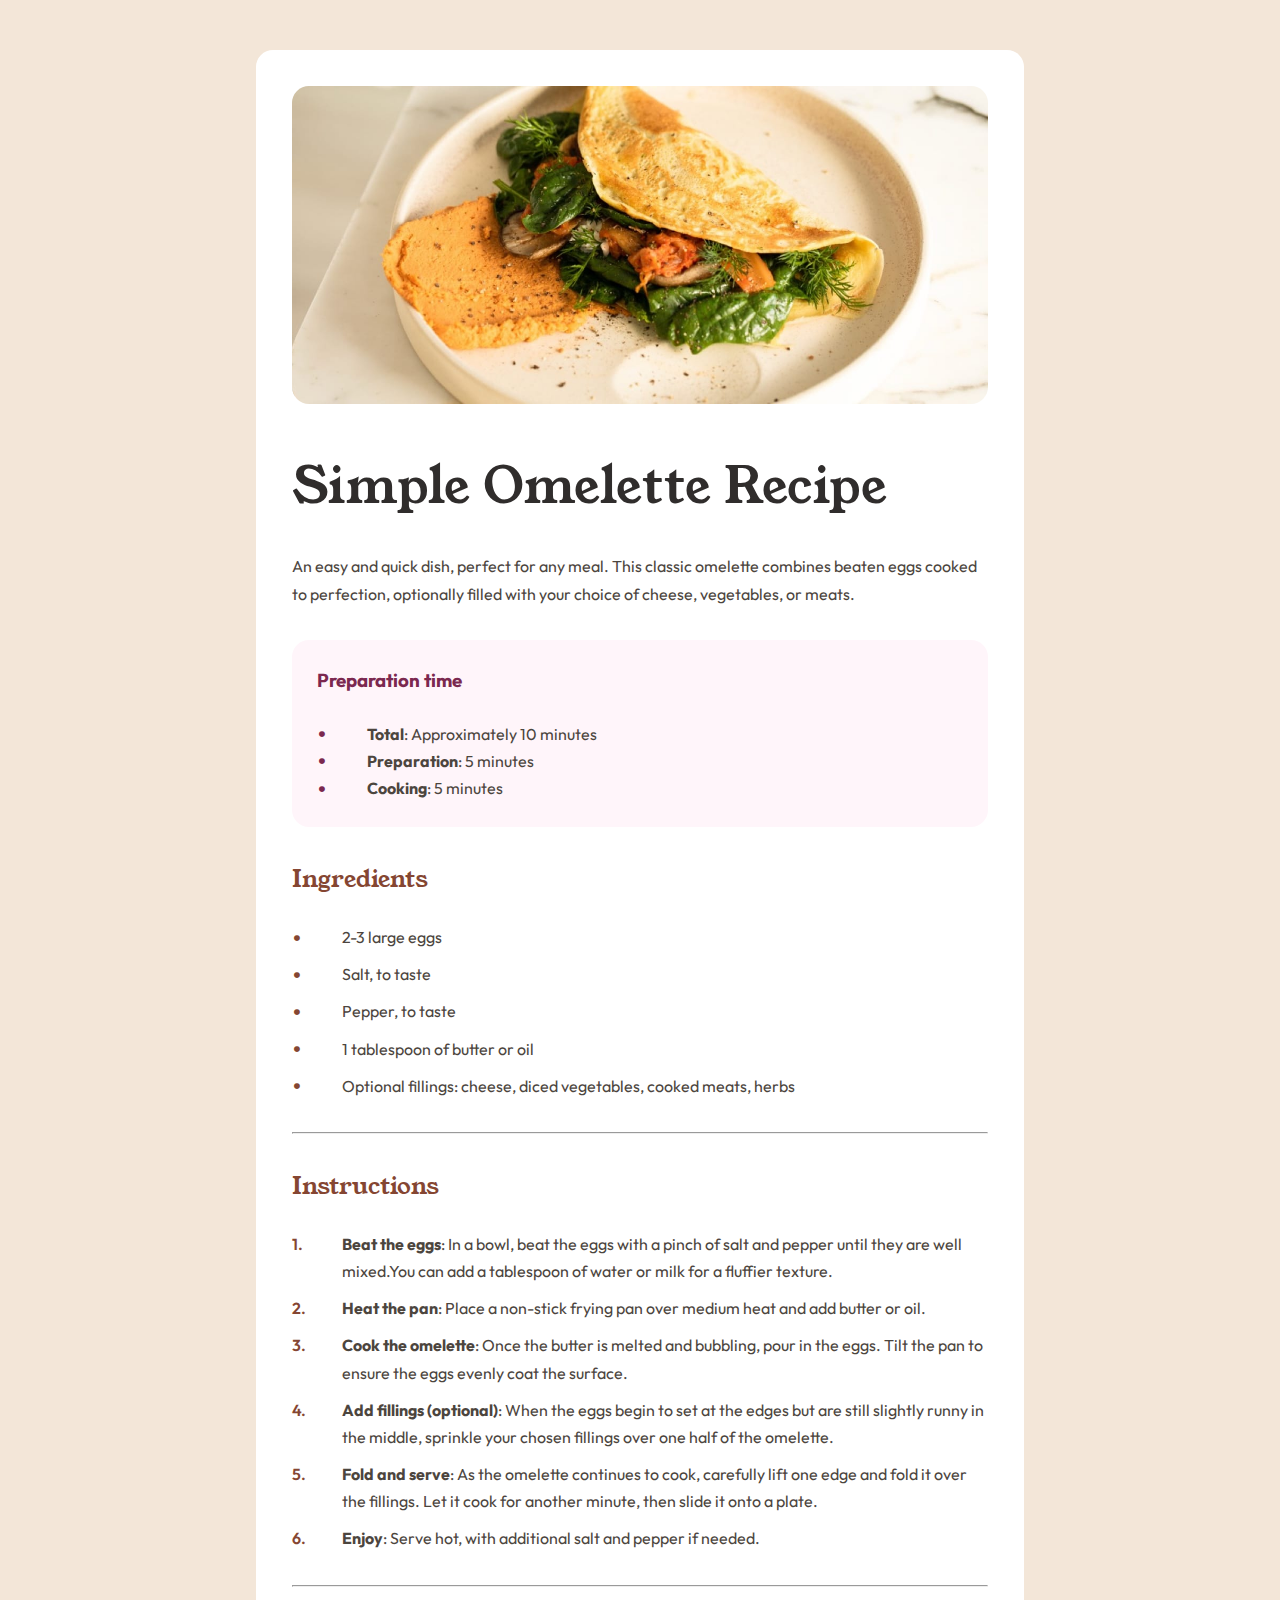
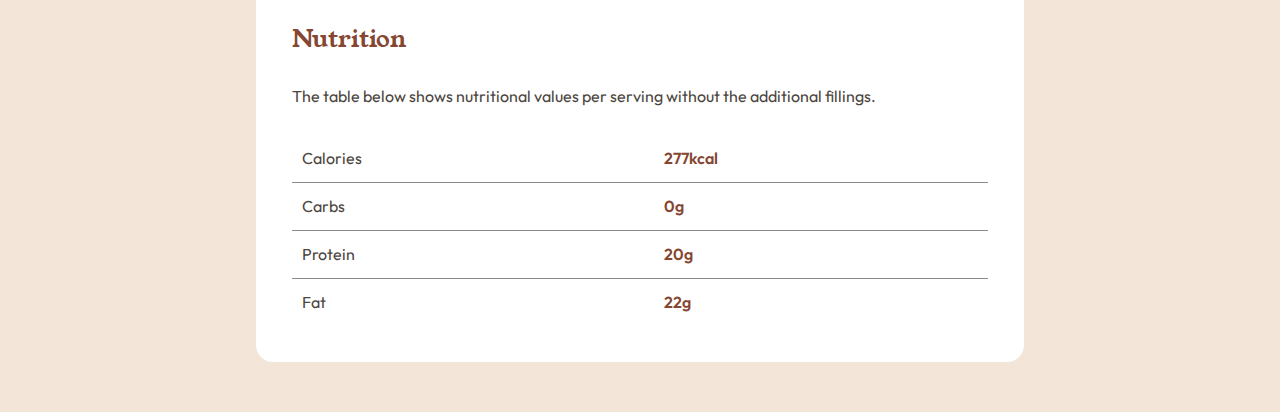
<file: index.html>
<!DOCTYPE html>
<html lang="en">

<head>
    <meta charset="UTF-8">
    <meta name="viewport" content="width=device-width, initial-scale=1.0">
    <title>Recipe page</title>
    <link rel="stylesheet" href="style.css">
</head>

<body>
    <div class="omelette">
        <img src="image-omelette.jpeg" alt="">
    </div>
    <div class="card">
        <section>
            <div class="container image">
                <div class="imag">
                    <img src="image-omelette.jpeg" alt="">
                </div>
            </div>
        </section>

        <section>
            <div class="container">
                <h1 class="title">Simple Omelette Recipe</h1>
                <p>An easy and quick dish, perfect for any meal. This classic omelette combines beaten eggs cooked
                    to
                    perfection, optionally filled with your choice of cheese, vegetables, or meats.</p>

            </div>
        </section>

        <section>
            <div class="container prep-time">
                <h3 class="prep-heading">Preparation time</h3>
                <ul class="prep-list">
                    <li class="prep"><b>Total</b>: Approximately 10 minutes</li>
                    <li class="prep"><b>Preparation</b>: 5 minutes</li>
                    <li class="prep"><b>Cooking</b>: 5 minutes</li>
                </ul>
            </div>
        </section>

        <section>
            <div class="container">
                <h2>Ingredients</h2>
                <ul class="indregedients list">
                    <li>2-3 large eggs</li>
                    <li>Salt, to taste</li>
                    <li>Pepper, to taste</li>
                    <li>1 tablespoon of butter or oil</li>
                    <li>Optional fillings: cheese, diced vegetables, cooked meats, herbs</li>
                </ul>
            </div>
        </section>

        <hr>

        <section>
            <div class="container">
                <h2>Instructions</h2>
                <ol class="instructions list">
                    <li><b>Beat the eggs</b>: In a bowl, beat the eggs with a pinch of salt and pepper until they are
                        well
                        mixed.You can add a tablespoon of water or milk for a fluffier texture.</li>
                    <li><b>Heat the pan</b>: Place a non-stick frying pan over medium heat and add butter or oil.</li>
                    <li><b>Cook the omelette</b>: Once the butter is melted and bubbling, pour in the eggs. Tilt the pan
                        to
                        ensure the eggs evenly coat the surface.</li>
                    <li><b>Add fillings (optional)</b>: When the eggs begin to set at the edges but are still slightly
                        runny in
                        the middle, sprinkle your chosen fillings over one half of the omelette.</li>
                    <li><b>Fold and serve</b>: As the omelette continues to cook, carefully lift one edge and fold it
                        over the
                        fillings. Let it cook for another minute, then slide it onto a plate.</li>
                    <li><b>Enjoy</b>: Serve hot, with additional salt and pepper if needed.</li>
                </ol>
            </div>
        </section>

        <hr>

        <section>
            <div class="container">
                <h2>Nutrition</h2>
                <p>The table below shows nutritional values per serving without the additional fillings.</p>
                <div class="table">
                    <table>
                        <tbody>
                            <tr>
                                <td class="column1">Calories</td>
                                <td class="column2">277kcal</td>
                            </tr>
                            <tr>
                                <td class="column1">Carbs</td>
                                <td class="column2">0g</td>
                            </tr>
                            <tr>
                                <td class="column1">Protein</td>
                                <td class="column2">20g</td>
                            </tr>
                            <tr>
                                <td class="column1">Fat</td>
                                <td class="column2">22g</td>
                            </tr>
                        </tbody>
                    </table>
                </div>
            </div>
        </section>
    </div>
</body>

</html>
</file>
<file: style.css>
/* variables */

@import url('https://fonts.googleapis.com/css2?family=Outfit:wght@100..900&family=Young+Serif&display=swap');

image{
    display: block;
}

:root {
    --clr-bg: hsl(30, 54%, 90%);
    --clr-card: hsl(0, 0%, 100%);
    --clr-title: hsl(24, 5%, 18%);
    --clr-headings: hsl(14, 45%, 36%);
    --clr-num: hsl(14, 45%, 36%);
    --clr-nutri: hsl(14, 45%, 36%);
    --clr-body: hsl(30, 10%, 27%);
    --clr-prep-box: hsl(330, 100%, 98%);
    --clr-prep-heading: hsl(332, 51%, 32%);
}

/* utility clases */

* {
    margin: 0;
    padding: 0;
    line-height: 1.7;
}

.list {
    display: grid;
    gap: 10px;
    list-style-type: none;
    padding-left: 50px;
}

ul li {
    position: relative;
}

ul li::before {
    font-size: 30px;
    content: "•";
    color: var(--clr-headings);
    position: absolute;
    top: -11.5px;
    left: -50px;
}

ol {
    list-style-type: none;
    padding-left: 50px;
}

ol li {
    position: relative;
    counter-increment: custom-counter;
}

ol li::before {
    font-weight: 600;
    content: counter(custom-counter) ". ";
    color: var(--clr-headings);
    position: absolute;
    left: -50px;
}

.prep-list {
    list-style-type: none;
    padding-left: 50px;
}

.prep-list li::before {
    font-size: 30px;
    content: "•";
    color: var(--clr-prep-heading);
    position: absolute;
    top: -11.5px;
    left: -50px;
}

body,html {
    overflow-x: hidden;
    background-color: var(--clr-bg);
    width: 100%;
    display: flex;
    flex-direction: column;
    justify-content: center;
    align-items: center;

}

table {
    width: 100%;
    border-collapse: collapse;
}

tr {
    border-bottom: 1px solid #8a8a8a;
}

td {
    padding: 10px;
}

.container {
    display: grid;
    gap: 1.5rem;
}

tbody tr:last-of-type {
    border-bottom: none;
}

img {
    width: 100%;
    border-radius: 17px;
}

/* styling */

.card {
    display: grid;
    gap: 2rem;
    box-sizing: border-box;
    background-color: var(--clr-card);
    padding: 36px;
    width: 60vw;
    margin-top: 50px;
    margin-bottom: 50px;
    border-radius: 17px;
}

h1 {
    color: var(--clr-title);
    font-size: 50px;
    font-family: 'Young Serif', serif;
    font-weight: 400;
}

h2 {
    color: var(--clr-headings);
    font-family: 'Young Serif', serif;
    font-weight: 400;
}

p,
ul li,
ol li,
.column1 {
    font-family: 'Outfit', serif;
    color: var(--clr-body);
}

.prep-time {
    border-radius: 17px;
    box-sizing: border-box;
    padding: 25px;
    background-color: var(--clr-prep-box);
}

.prep-heading {
    font-family: 'Outfit', serif;
    font-weight: 700;
    color: var(--clr-prep-heading);
}

.column2{
    font-family: 'Outfit', serif;
    color: var(--clr-headings);
    font-weight: 600;
}

.omelette{
    display: none;
}

@media (max-width: 50em){
    .image{
        display: none;
    }
    .omelette{
        background-color: white;
        display: block;
    }
    .card{
        padding-top: 0px;
        border-radius: 0px;
        margin: 0;
        width: 100vw;
    }
    img{
        border-radius: 0px;
    }
    .image{
        padding: 0;
    }
}
</file>
